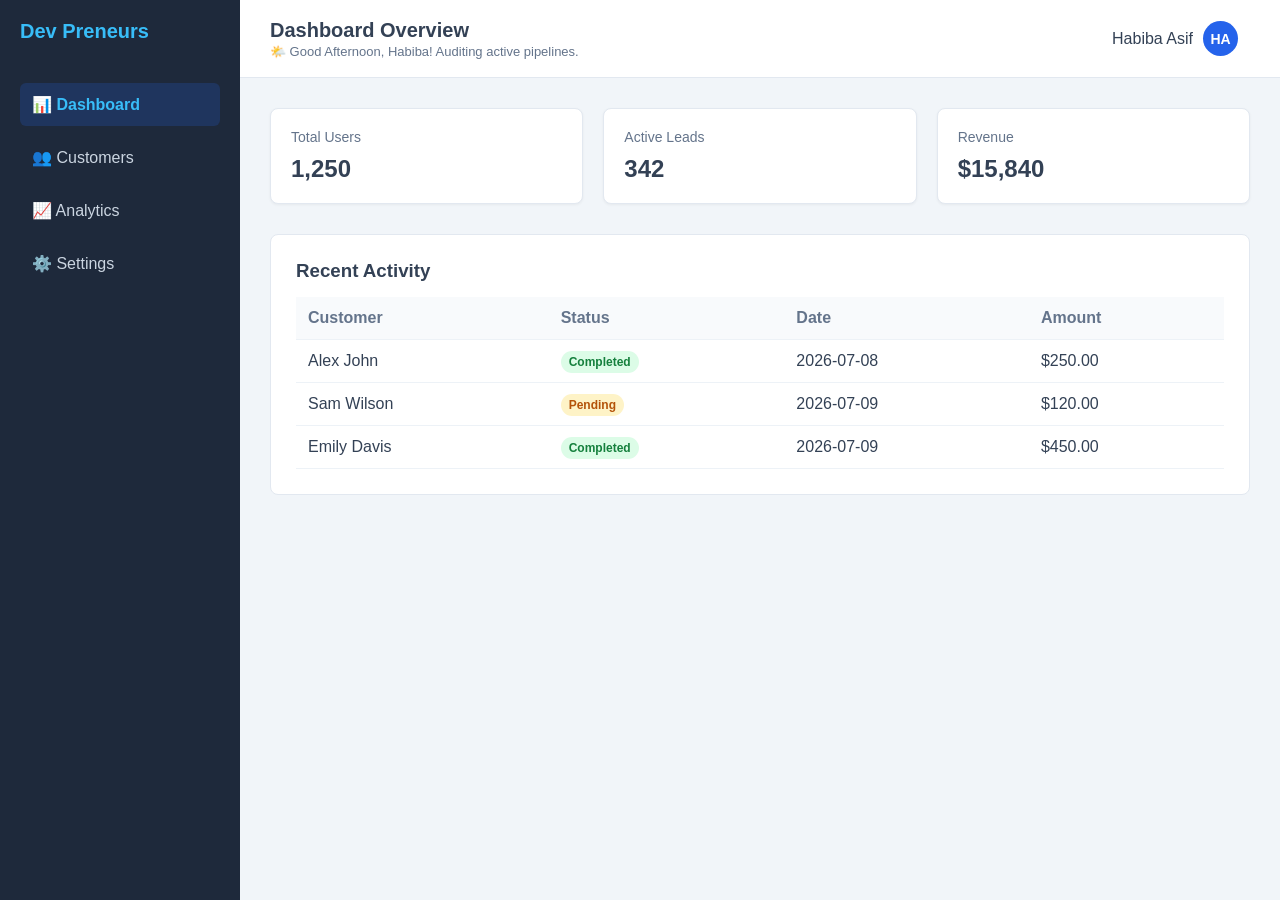
<file: MERN Week 2/Day4_CRMDashboard/index.html>
<!DOCTYPE html>
<html lang="en">
<head>
  <meta charset="UTF-8">
  <meta name="viewport" content="width=device-width, initial-scale=1.0">
  <title>CRM Dashboard - Day 5 Interactive</title>
  <link rel="stylesheet" href="style.css">
</head>
<body>

  <aside class="sidebar" id="appSidebar">
    <div class="sidebar__brand">Dev Preneurs</div>
    <nav class="sidebar__nav">
      <a href="#" class="sidebar__link sidebar__link--active" data-tab="dashboard-view">📊 Dashboard</a>
      <a href="#" class="sidebar__link" data-tab="customers-view">👥 Customers</a>
      <a href="#" class="sidebar__link" data-tab="analytics-view">📈 Analytics</a>
      <a href="#" class="sidebar__link" data-tab="settings-view">⚙️ Settings</a>
    </nav>
  </aside>

  <div class="app-container">
    
    <header class="header">
      <div class="header__left">
        <button class="header__menu-btn" id="menuToggleBtn">☰ Menu</button>
        <div class="header__title-group">
          <div class="header__title" id="pageMainTitle">Dashboard Overview</div>
          <span class="header__greeting" id="timeGreeting">Welcome Back!</span>
        </div>
      </div>
      
      <div class="header__profile" id="profileTrigger">
        <span class="header__user-name">Habiba Asif</span>
        <div class="header__avatar">HA</div>
      </div>
    </header>

    <div class="toast-notification" id="saveToast">
      🎉 Settings Configuration Saved Successfully!
    </div>

    <main class="main-content">
      
      <div id="dashboard-view" class="tab-content tab-content--active">
        <section class="metrics-grid">
          <div class="card-widget" data-metric="Total Users" data-value="1,250" data-desc="Active profiles registered on Dev Preneurs platform.">
            <div class="card-widget__title">Total Users</div>
            <div class="card-widget__value">1,250</div>
          </div>
          <div class="card-widget" data-metric="Active Leads" data-value="342" data-desc="Leads pipeline processing through active conversion funnels.">
            <div class="card-widget__title">Active Leads</div>
            <div class="card-widget__value">342</div>
          </div>
          <div class="card-widget" data-metric="Revenue" data-value="$15,840" data-desc="Accumulated dynamic pipeline revenue generated this tracking cycle.">
            <div class="card-widget__title">Revenue</div>
            <div class="card-widget__value">$15,840</div>
          </div>
        </section>

        <section class="activity-section">
          <h3 class="activity-section__title">Recent Activity</h3>
          <div class="table-wrapper">
            <table class="activity-table">
              <thead>
                <tr>
                  <th>Customer</th>
                  <th>Status</th>
                  <th>Date</th>
                  <th>Amount</th>
                </tr>
              </thead>
              <tbody>
                <tr class="activity-table__row" data-name="Alex John" data-status="Completed" data-date="2026-07-08" data-amount="$250.00" data-details="Frontend Development Task delivery review.">
                  <td>Alex John</td>
                  <td><span class="status-badge status-badge--success">Completed</span></td>
                  <td>2026-07-08</td>
                  <td>$250.00</td>
                </tr>
                <tr class="activity-table__row" data-name="Sam Wilson" data-status="Pending" data-date="2026-07-09" data-amount="$120.00" data-details="Backend API Database infrastructure scaling query.">
                  <td>Sam Wilson</td>
                  <td><span class="status-badge status-badge--pending">Pending</span></td>
                  <td>2026-07-09</td>
                  <td>$120.00</td>
                </tr>
                <tr class="activity-table__row" data-name="Emily Davis" data-status="Completed" data-date="2026-07-09" data-amount="$450.00" data-details="UI/UX Interactive layout design framework assets.">
                  <td>Emily Davis</td>
                  <td><span class="status-badge status-badge--success">Completed</span></td>
                  <td>2026-07-09</td>
                  <td>$450.00</td>
                </tr>
              </tbody>
            </table>
          </div>
        </section>
      </div>

      <div id="customers-view" class="tab-content">
        <section class="activity-section">
          <h3 class="activity-section__title">Global CRM Directory</h3>
          <p style="color: var(--color-text-light); margin-bottom: 15px;">Total Profiles Managed: 9 Clients Active.</p>
          <div class="sync-banner">
            📌 Database pipeline is synchronized with active server logs. Click on any row inside the recent activities screen to modify log configurations.
          </div>
        </section>
      </div>

      <div id="analytics-view" class="tab-content">
        <section class="activity-section">
          <h3 class="activity-section__title">Performance Metrics Analytics</h3>
          <p style="color: var(--color-text-light); margin-bottom: 25px;">Dynamic graphical interface modules compiling current session records.</p>
          
          <div class="chart-box">
            <h4 class="chart-box__title">Monthly Project Conversion Distribution</h4>
            <div class="chart-row">
              <span class="chart-row__label">Frontend Development (UI/UX)</span>
              <div class="chart-row__track"><div class="chart-row__fill" style="width: 85%;">85%</div></div>
            </div>
            <div class="chart-row">
              <span class="chart-row__label">Backend Integrations (Node/Express)</span>
              <div class="chart-row__track"><div class="chart-row__fill" style="width: 65%; background: #f59e0b;">65%</div></div>
            </div>
          </div>
        </section>
      </div>

      <div id="settings-view" class="tab-content">
        <section class="activity-section">
          <h3 class="activity-section__title">System Control Panel</h3>
          <p style="color: var(--color-text-light); margin-bottom: 25px;">Configure your Dev Preneurs administrative parameters.</p>
          
          <div class="settings-form">
            <div class="form-field">
              <label class="form-field__label">System Administrator Email</label>
              <input type="email" id="adminEmail" value="habiba.asif@example.com" class="form-field__input">
            </div>
            <div class="form-field">
              <label class="form-field__label">Dashboard Layout Theme</label>
              <select class="form-field__input">
                <option>Enterprise Standard Slate (Dark Sidebar)</option>
                <option>Ocean Minimalist (Light Mode)</option>
              </select>
            </div>
            <button class="settings-save-btn" id="saveSettingsBtn">Save Settings Configurations</button>
          </div>
        </section>
      </div>

    </main>
  </div>

  <div class="modal-overlay" id="dashboardModal">
    <div class="modal-content">
      <span class="modal-content__close" id="modalCloseX">&times;</span>
      <h2 id="modalHeader" class="modal-content__title">Detail View</h2>
      <div class="modal-content__body" id="modalBody"></div>
    </div>
  </div>

  <script src="script.js"></script>
</body>
</html>
</file>
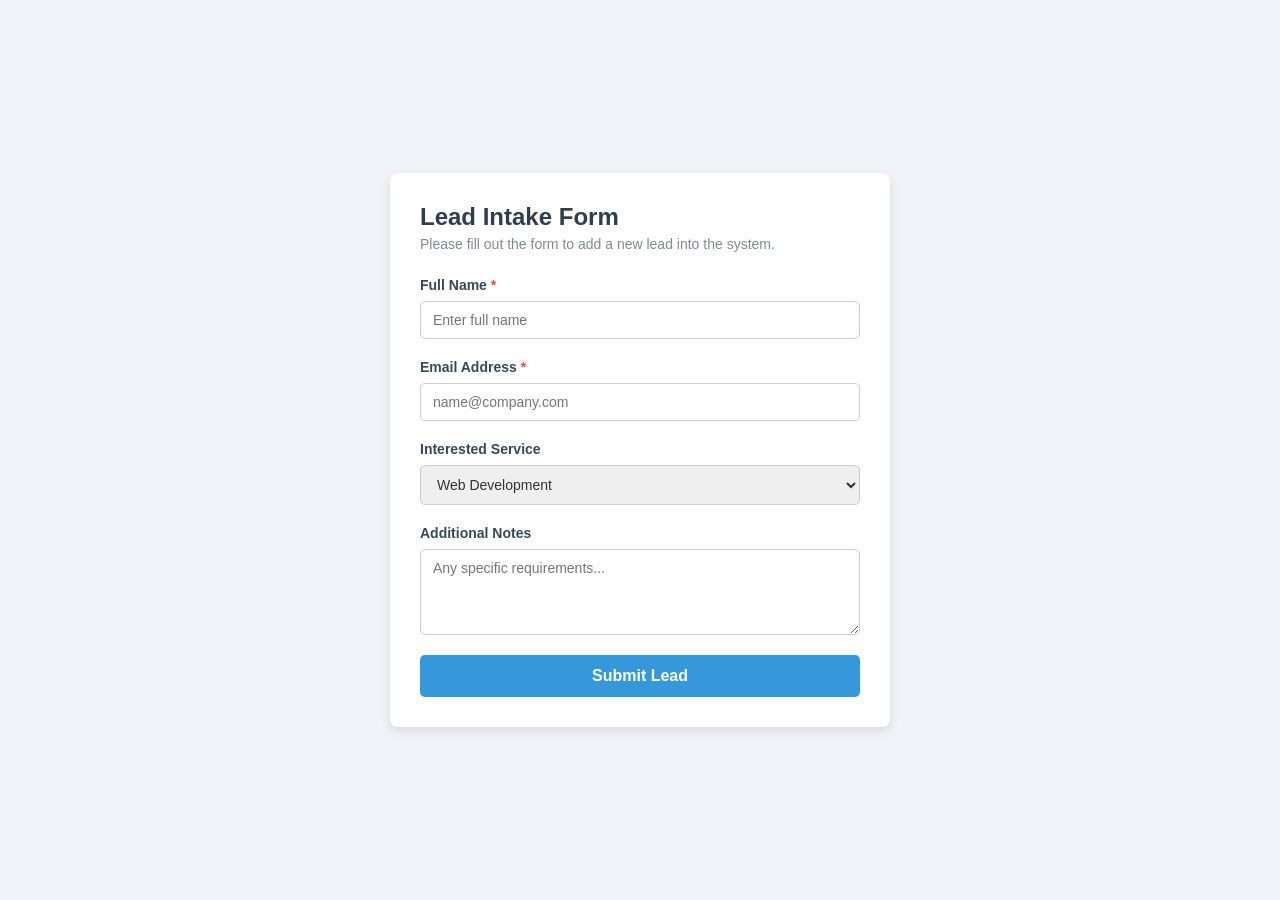
<file: MERN Week 2/Day2_LeadForm/form.html>
<!DOCTYPE html>
<html lang="en">
<head>
  <meta charset="UTF-8">
  <meta name="viewport" content="width=device-width, initial-scale=1.0">
  <title>Lead Management System - Intake Form</title>
  
  <style>
    /* Basic Setup */
    * {
      margin: 0;
      padding: 0;
      box-sizing: border-box;
      font-family: 'Segoe UI', Tahoma, Geneva, Verdana, sans-serif;
    }

    body {
      background-color: #f0f4f8;
      display: flex;
      justify-content: center;
      align-items: center;
      min-height: 100vh;
      padding: 20px;
    }

    /* Form Container */
    .form-container {
      background-color: #ffffff;
      padding: 30px;
      border-radius: 8px;
      width: 100%;
      max-width: 500px;
      box-shadow: 0 4px 12px rgba(0, 0, 0, 0.1);
    }

    #form-title {
      color: #2c3e50;
      margin-bottom: 5px;
      font-size: 24px;
    }

    .form-subtitle {
      color: #7f8c8d;
      font-size: 14px;
      margin-bottom: 25px;
    }

    /* Form Groups & Labels */
    .form-group {
      margin-bottom: 20px;
      display: flex;
      flex-direction: column;
    }

    label {
      font-weight: 600;
      font-size: 14px;
      color: #34495e;
      margin-bottom: 8px;
    }

    .required {
      color: #e74c3c;
    }

    /* Inputs, Select & Textarea Styling */
    input, select, textarea {
      width: 100%;
      padding: 10px 12px;
      border: 1px solid #ccc;
      border-radius: 5px;
      font-size: 14px;
      color: #333;
      transition: all 0.3s ease;
    }

    /* Focus State for Accessibility */
    input:focus, select:focus, textarea:focus {
      outline: none;
      border-color: #3498db;
      box-shadow: 0 0 0 3px rgba(52, 152, 219, 0.2);
    }

    /* CSS Pseudo-classes Validation (:valid / :invalid) */
    .form-group input:focus:invalid,
    .form-group.was-validated input:invalid {
      border-color: #e74c3c;
      background-color: #fdf2f2;
    }

    .form-group input:focus:valid,
    .form-group.was-validated input:valid {
      border-color: #2ecc71;
      background-color: #f4fbf7;
    }

    /* Hide error message by default */
    .error-msg {
      display: none;
      color: #e74c3c;
      font-size: 12px;
      margin-top: 5px;
    }

    /* Show error on focus OR after submit button is clicked */
    input:focus:invalid ~ .error-msg,
    .form-group.was-validated input:invalid ~ .error-msg {
      display: block;
    }

    /* Submit Button styling */
    .submit-btn {
      background-color: #3498db;
      color: white;
      border: none;
      padding: 12px 20px;
      font-size: 16px;
      font-weight: bold;
      border-radius: 5px;
      cursor: pointer;
      width: 100%;
      transition: background-color 0.2s ease;
    }

    .submit-btn:hover {
      background-color: #2980b9;
    }

    .submit-btn:focus {
      outline: none;
      box-shadow: 0 0 0 3px rgba(41, 128, 185, 0.4);
    }
  </style>
</head>
<body>

  <div class="form-container">
    <h2 id="form-title">Lead Intake Form</h2>
    <p class="form-subtitle">Please fill out the form to add a new lead into the system.</p>

    <form id="leadForm" aria-labelledby="form-title" novalidate>
      
      <div class="form-group">
        <label for="fullName">Full Name <span class="required" aria-hidden="true">*</span></label>
        <input 
          type="text" 
          id="fullName" 
          name="fullName" 
          placeholder="Enter full name" 
          required 
          aria-required="true">
        <span class="error-msg" aria-live="polite">Please enter a valid name.</span>
      </div>

      <div class="form-group">
        <label for="email">Email Address <span class="required" aria-hidden="true">*</span></label>
        <input 
          type="email" 
          id="email" 
          name="email" 
          placeholder="name@company.com" 
          required 
          aria-required="true">
        <span class="error-msg" aria-live="polite">Please enter a valid email address.</span>
      </div>

      <div class="form-group">
        <label for="interest">Interested Service</label>
        <select id="interest" name="interest">
          <option value="web-dev">Web Development</option>
          <option value="app-dev">Mobile App Development</option>
          <option value="uiux">UI/UX Design</option>
          <option value="seo">SEO & Marketing</option>
        </select>
      </div>

      <div class="form-group">
        <label for="notes">Additional Notes</label>
        <textarea id="notes" name="notes" rows="4" placeholder="Any specific requirements..."></textarea>
      </div>

      <button type="submit" class="submit-btn">Submit Lead</button>

    </form>
  </div>

  <script>
    document.getElementById('leadForm').addEventListener('submit', function(event) {
      // Form reload hone se rokne ke liye
      event.preventDefault(); 
      
      // Har group par class lagane ke liye taaki CSS validations active ho sakein
      const formGroups = document.querySelectorAll('.form-group');
      formGroups.forEach(group => {
        group.classList.add('was-validated');
      });

      // Check agar form valid hai ya nahi
      if (this.checkValidity()) {
        alert('🎉 Success! Lead Form Submitted successfully.');
        this.reset(); // Form clear karne ke liye
        
        // Validation classes remove karne ke liye reset ke baad
        formGroups.forEach(group => {
          group.classList.remove('was-validated');
        });
      } else {
        alert('❌ Please fill all required fields correctly.');
      }
    });
  </script>

</body>
</html>
</file>
<file: MERN Week 2/Day4_CRMDashboard/style.css>
/* ==========================================
   DESIGN TOKENS (Variables)
   ========================================== */
:root {
  --color-bg-app: #f1f5f9;
  --color-bg-card: #ffffff;
  --color-sidebar: #1e293b;
  --color-primary: #2563eb;
  --color-primary-hover: #1d4ed8;
  --color-text-main: #334155;
  --color-text-light: #64748b;
  --sidebar-width: 240px;
}

/* ==========================================
   BASE LAYOUT STRUCTURING
   ========================================== */
* {
  margin: 0;
  padding: 0;
  box-sizing: border-box;
  font-family: 'Segoe UI', -apple-system, sans-serif;
}

body {
  background-color: var(--color-bg-app);
  color: var(--color-text-main);
  display: flex; 
  height: 100vh;
  overflow: hidden; 
}

.app-container {
  display: flex;
  flex-direction: column;
  flex: 1;
  height: 100vh;
  overflow-y: auto;
  position: relative;
}

.tab-content { display: none; }
.tab-content--active { display: block; }

/* ==========================================
   1. SIDEBAR SYSTEM
   ========================================== */
.sidebar {
  width: var(--sidebar-width);
  background-color: var(--color-sidebar);
  color: #ffffff;
  display: flex;
  flex-direction: column;
  padding: 20px;
  flex-shrink: 0;
  transition: transform 0.3s ease;
  z-index: 1000;
}

.sidebar__brand {
  font-size: 20px;
  font-weight: bold;
  margin-bottom: 40px;
  color: #38bdf8;
}

.sidebar__nav {
  display: flex;
  flex-direction: column;
  gap: 10px;
}

.sidebar__link {
  color: #cbd5e1;
  text-decoration: none;
  padding: 12px;
  border-radius: 6px;
  cursor: pointer;
  transition: all 0.2s ease;
}

.sidebar__link:hover, .sidebar__link--active {
  background-color: rgba(255, 255, 255, 0.1);
  color: #ffffff;
}

.sidebar__link--active {
  background-color: rgba(37, 99, 235, 0.2);
  color: #38bdf8;
  font-weight: 600;
}

/* ==========================================
   2. HEADER WITH HAMBURGER CONTROL
   ========================================== */
.header {
  background-color: var(--color-bg-card);
  padding: 15px 30px;
  display: flex;
  justify-content: space-between;
  align-items: center;
  border-bottom: 1px solid #e2e8f0;
}

.header__left {
  display: flex;
  align-items: center;
  gap: 15px;
}

.header__menu-btn {
  display: none; /* Desktop par hide rahega */
  background: var(--color-primary);
  color: white;
  border: none;
  padding: 8px 12px;
  border-radius: 6px;
  cursor: pointer;
  font-weight: 600;
}

.header__title-group {
  display: flex;
  flex-direction: column;
}

.header__title {
  font-size: 20px;
  font-weight: 600;
}

.header__greeting {
  font-size: 13px;
  color: var(--color-text-light);
  font-weight: 500;
  margin-top: 2px;
}

.header__profile {
  display: flex;
  align-items: center;
  gap: 10px;
  cursor: pointer;
  padding: 6px 12px;
  border-radius: 20px;
  transition: background 0.2s ease;
}

.header__profile:hover { background-color: #f1f5f9; }

.header__avatar {
  width: 35px;
  height: 35px;
  background-color: var(--color-primary);
  color: white;
  border-radius: 50%;
  display: flex;
  justify-content: center;
  align-items: center;
  font-size: 14px;
  font-weight: 600;
}

/* ==========================================
   3. COMPONENTS STYLING
   ========================================== */
.main-content { padding: 30px; }

.metrics-grid {
  display: grid;
  grid-template-columns: repeat(auto-fit, minmax(220px, 1fr)); 
  gap: 20px;
  margin-bottom: 30px;
}

.card-widget {
  background-color: var(--color-bg-card);
  padding: 20px;
  border-radius: 8px;
  box-shadow: 0 1px 3px rgba(0,0,0,0.05);
  cursor: pointer;
  border: 1px solid #e2e8f0;
  transition: transform 0.2s ease;
}
.card-widget:hover { transform: translateY(-2px); }

.card-widget__title { color: var(--color-text-light); font-size: 14px; margin-bottom: 10px; }
.card-widget__value { font-size: 24px; font-weight: bold; }

.activity-section {
  background-color: var(--color-bg-card);
  padding: 25px;
  border-radius: 8px;
  border: 1px solid #e2e8f0;
}
.activity-section__title { margin-bottom: 15px; }
.table-wrapper { overflow-x: auto; }

.activity-table { width: 100%; border-collapse: collapse; text-align: left; }
.activity-table th, .activity-table td { padding: 12px; border-bottom: 1px solid #edf2f7; }
.activity-table th { background-color: #f8fafc; color: var(--color-text-light); }
.activity-table__row { cursor: pointer; }
.activity-table__row:hover { background-color: #f8fafc; }

.status-badge { padding: 4px 8px; border-radius: 12px; font-size: 12px; font-weight: bold; }
.status-badge--success { background-color: #dcfce7; color: #15803d; }
.status-badge--pending { background-color: #fef3c7; color: #b45309; }

/* Charts & Settings Controls */
.chart-box { background: #f8fafc; border: 1px solid #e2e8f0; border-radius: 8px; padding: 20px; margin-top: 15px; }
.chart-box__title { margin-bottom: 20px; }
.chart-row { margin-bottom: 15px; }
.chart-row__label { display: block; font-size: 13px; font-weight: 600; margin-bottom: 6px; color: var(--color-text-light); }
.chart-row__track { width: 100%; background: #e2e8f0; border-radius: 10px; overflow: hidden; }
.chart-row__fill { height: 22px; background: var(--color-primary); color: #fff; font-size: 11px; font-weight: bold; display: flex; align-items: center; justify-content: flex-end; padding-right: 10px; }

.settings-form { display: flex; flex-direction: column; gap: 20px; max-width: 500px; }
.form-field { display: flex; flex-direction: column; gap: 8px; }
.form-field__label { font-size: 14px; font-weight: 600; }
.form-field__input { padding: 10px 14px; border: 1px solid #cbd5e1; border-radius: 6px; outline: none; }
.settings-save-btn { padding: 12px; background: var(--color-primary); color: white; border: none; border-radius: 6px; font-weight: 600; cursor: pointer; align-self: flex-start; }
.sync-banner { background: #eff6ff; padding: 20px; border-radius: 8px; border-left: 4px solid var(--color-primary); color: #1e40af; }

/* Custom Notification Toast */
.toast-notification {
  position: fixed;
  top: 20px;
  right: 20px;
  background: #0f172a;
  color: white;
  padding: 14px 24px;
  border-radius: 8px;
  box-shadow: 0 10px 15px -3px rgba(0, 0, 0, 0.3);
  transform: translateY(-100px);
  opacity: 0;
  transition: all 0.3s cubic-bezier(0.4, 0, 0.2, 1);
  z-index: 3000;
}
.toast-notification--active { transform: translateY(0); opacity: 1; }

/* Modal Popups Overlay */
.modal-overlay {
  position: fixed;
  top: 0; left: 0; width: 100%; height: 100%;
  background-color: rgba(15, 23, 42, 0.6); 
  display: flex; justify-content: center; align-items: center;
  opacity: 0; pointer-events: none; transition: opacity 0.25s ease; z-index: 2000;
}
.modal-overlay--active { opacity: 1; pointer-events: auto; }
.modal-content { background-color: #ffffff; padding: 30px; border-radius: 12px; max-width: 450px; width: 90%; position: relative; }
.modal-content__close { position: absolute; top: 15px; right: 20px; font-size: 24px; color: #94a3b8; cursor: pointer; }
.modal-content__title { font-size: 20px; color: #1e293b; border-bottom: 2px solid #f1f5f9; padding-bottom: 10px; }
.modal-content__body { margin-top: 15px; }

/* ==========================================
   4. RESPONSIVE BREAKPOINTS (Laptop & Mobile)
   ========================================== */
@media (max-width: 768px) {
  body { flex-direction: column; }
  
  .sidebar {
    position: fixed;
    top: 0; left: 0;
    height: 100vh;
    transform: translateX(-100%); /* Sidebar mobile par bahar hide ho jayega */
  }
  
  .sidebar--open {
    transform: translateX(0); /* Button click par slide in hoga */
  }
  
  .header__menu-btn { display: block; } /* Toggle button visible on mobile */
  .main-content { padding: 15px; }
  .metrics-grid { grid-template-columns: 1fr; }
}
</file>
